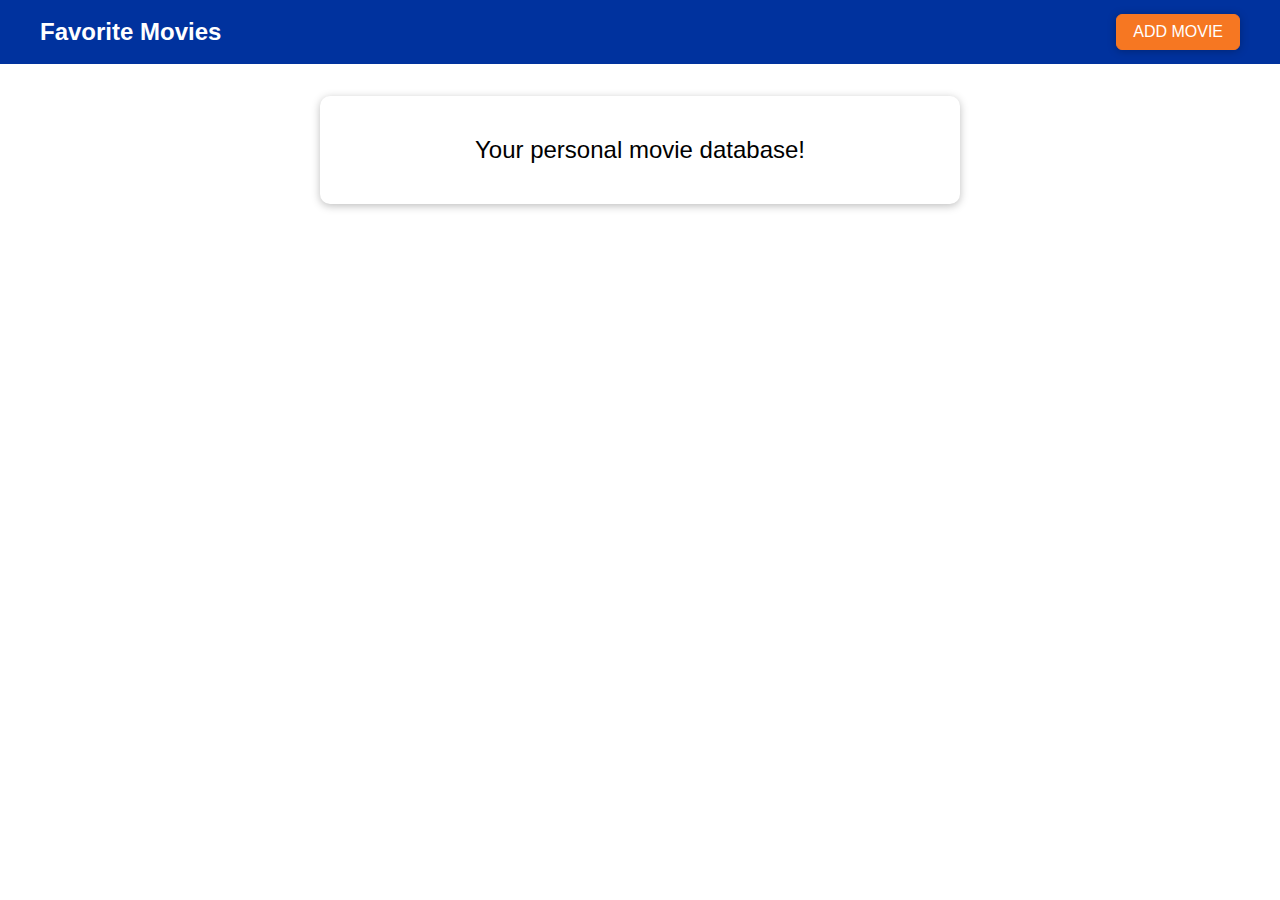
<file: favoriteMovies/index.html>
<!DOCTYPE html>
<html lang="en">
  <head>
    <meta charset="UTF-8" />
    <meta name="viewport" content="width=device-width, initial-scale=1.0" />
    <meta http-equiv="X-UA-Compatible" content="ie=edge" />
    <title>Favorite Movies</title>
    <link rel="stylesheet" href="assets/styles/app.css" />
    <script src="assets/scripts/app.js" defer></script>
  </head>
  <body>
    <div id="backdrop"></div>
    <div class="modal" id="add-modal">
      <div class="modal__content">
        <label for="title">Movie Title</label>
        <input type="text" name="title" id="title" />
        <label for="image-url">Image URL</label>
        <input type="text" name="image-url" id="image-url" />
        <label for="rating">Your Rating</label>
        <input
          type="number"
          step="1"
          max="5"
          min="1"
          name="rating"
          id="rating"
        />
      </div>
      <div class="modal__actions">
        <button class="btn btn--passive">Cancel</button>
        <button class="btn btn--success">Add</button>
      </div>
    </div>
    <div class="modal" id="delete-modal">
      <h2 class="modal__title">Are you sure?</h2>
      <p class="modal__content">
        Are you sure you want to delete this item? This action can't be made
        undone!
      </p>
      <div class="modal__actions">
        <button class="btn btn--passive">No (Cancel)</button>
        <button class="btn btn--danger">Yes</button>
      </div>
    </div>

    <header>
      <h1>Favorite Movies</h1>
      <button>ADD MOVIE</button>
    </header>

    <main>
      <section id="entry-text" class="card">
        <p>Your personal movie database!</p>
      </section>
      <ul id="movie-list"></ul>
    </main>
  </body>
</html>
</file>
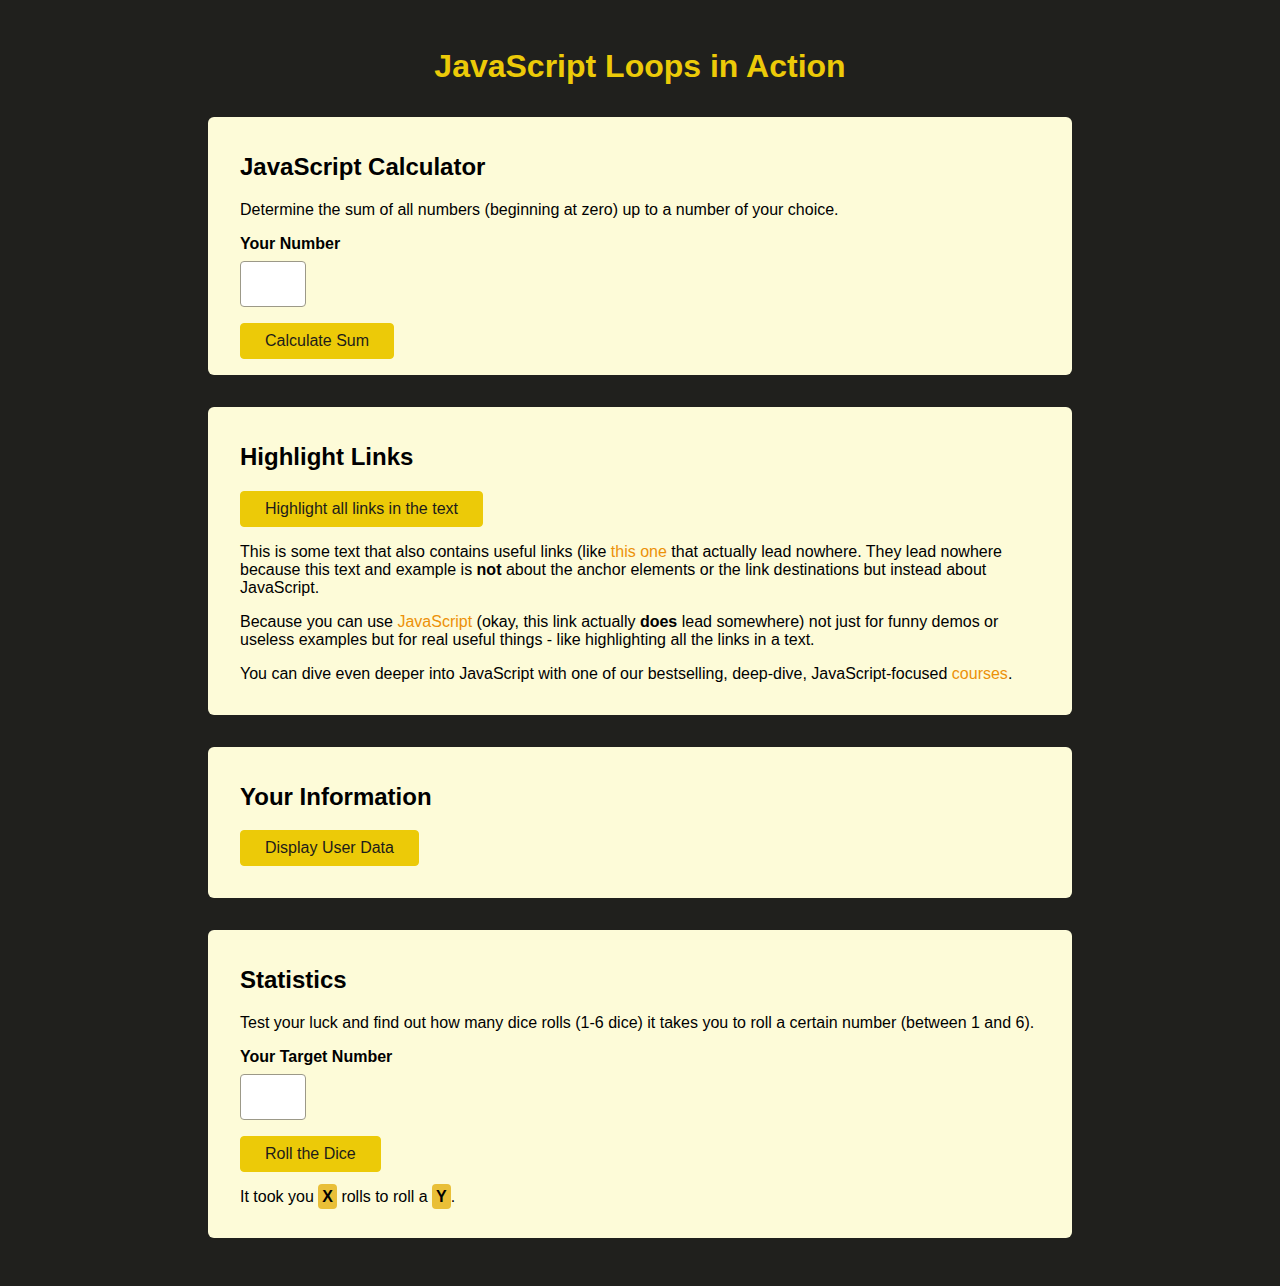
<file: loops-in-action/index.html>
<!DOCTYPE html>
<html lang="en">

<head>
  <meta charset="UTF-8">
  <meta http-equiv="X-UA-Compatible" content="IE=edge">
  <meta name="viewport" content="width=device-width, initial-scale=1.0">
  <title>JavaScript Loops</title>
  <link rel="stylesheet" href="styles.css">
  <script src="loops-in-action.js" defer></script>
</head>

<body>
  <h1>JavaScript Loops in Action</h1>
  <section id="calculator">
    <h2>JavaScript Calculator</h2>
    <p>Determine the sum of all numbers (beginning at zero) up to a number of your choice.</p>
    <div class="control">
      <label for="user-number">Your Number</label>
      <input type="number" id="user-number">
    </div>
    <button>Calculate Sum</button>
    <p id="calculated-sum" class="output"></p>
  </section>

  <section id="highlight-links">
    <h2>Highlight Links</h2>
    <button>Highlight all links in the text</button>
    <p>This is some text that also contains useful links (like <a href="">this one</a> that actually lead nowhere. They
      lead nowhere because this text and example is <strong>not</strong> about the anchor elements or the link
      destinations but instead about JavaScript.</p>
    <p>Because you can use <a href="https://developer.mozilla.org/en-US/docs/Web/JavaScript">JavaScript</a> (okay, this
      link actually <strong>does</strong> lead somewhere) not
      just for funny demos or useless examples but for real useful things - like highlighting all the links in a text.
    </p>
    <p>You can dive even deeper into JavaScript with one of our bestselling, deep-dive, JavaScript-focused <a
        href="https://academind.com/courses/">courses</a>.</p>
  </section>

  <section id="user-data">
    <h2>Your Information</h2>
    <button>Display User Data</button>
    <ul id="output-user-data"></ul>
  </section>

  <section id="statistics">
    <h2>Statistics</h2>
    <p>Test your luck and find out how many dice rolls (1-6 dice) it takes you to roll a certain number (between 1 and
      6).</p>
    <div class="control">
      <label for="user-target-number">Your Target Number</label>
      <input type="number" min="1" max="6" id="user-target-number">
    </div>
    <button>Roll the Dice</button>
    <ul id="dice-rolls"></ul>
    <p>It took you <span id="output-total-rolls" class="output">X</span> rolls to roll a <span id="output-target-number" class="output">Y</span>.</p>
  </section>
</body>

</html>
</file>
<file: favoriteMovies/assets/styles/app.css>
* {
  box-sizing: border-box;
}

html {
  font-family: sans-serif;
}

body {
  margin: 0;
}

button:focus {
  outline: none;
}

header {
  width: 100%;
  height: 4rem;
  display: flex;
  justify-content: space-between;
  align-items: center;
  padding: 0 2.5rem;
  background: #00329e;
}

header h1 {
  margin: 0;
  color: white;
  font-size: 1.5rem;
}

header button {
  font: inherit;
  padding: 0.5rem 1rem;
  background: #f67722;
  border: 1px solid #f67722;
  color: white;
  border-radius: 6px;
  box-shadow: 0 1px 8px rgba(0, 0, 0, 0.26);
  cursor: pointer;
}

header button:hover,
header button:active {
  background: #f3cc4b;
  border-color: #f3cc4b;
  color: #995200;
}

label {
  font-weight: bold;
  margin: 0.5rem 0;
  color: #464646;
}

input {
  font: inherit;
  border: 1px solid #ccc;
  padding: 0.4rem 0.2rem;
  color: #383838;
}

input:focus {
  outline: none;
  background: #fff1c4;
}

.btn {
  font: inherit;
  padding: 0.5rem 1.5rem;
  border: 1px solid #00329e;
  background: #00329e;
  color: white;
  border-radius: 6px;
  box-shadow: 0 1px 8px rgba(0, 0, 0, 0.26);
  cursor: pointer;
  margin: 0 0.5rem;
}

.btn:hover,
.btn:active {
  background: #f67722;
  border-color: #f67722;
}

.btn--passive {
  color: #00329e;
  background: transparent;
  border: none;
  box-shadow: none;
}

.btn--passive:hover,
.btn--passive:active {
  background: #aec6f8;
}

.btn--danger {
  background: #d30808;
  color: white;
  border-color: #d30808;
}

.btn--danger:hover,
.btn--danger:active {
  background: #ff3217;
  border-color: #ff3217;
}

.modal {
  position: fixed;
  z-index: 100;
  background: white;
  border-radius: 10px;
  width: 80%;
  top: 30vh;
  left: 10%;
  box-shadow: 0 2px 8px rgba(0, 0, 0, 0.26);
  display: none;
}

.modal.visible {
  display: block;
  animation: fade-slide-in 0.3s ease-out forwards;
}

.modal .modal__title {
  margin: 0;
  padding: 1rem;
  border-bottom: 1px solid #00329e;
  background: #00329e;
  color: white;
  border-radius: 10px 10px 0 0;
}

.modal .modal__content {
  padding: 1rem;
}

.modal .modal__actions {
  padding: 1rem;
  display: flex;
  justify-content: flex-end;
}

.movie-element {
  margin: 1rem 0;
  box-shadow: 0 2px 8px rgba(0, 0, 0, 0.26);
  border-radius: 10px;
  display: flex;
}

.movie-element h2,
.movie-element p {
  font-size: 1.25rem;
  margin: 0;
}

.movie-element h2 {
  color: #383838;
  margin-bottom: 1rem;
}

.movie-element p {
  color: white;
  display: inline;
  background: #f67722;
  padding: 0.25rem 1rem;
  border-radius: 15px;
}

.movie-element__image {
  flex: 1;
  border-radius: 10px 0 0 10px;
  overflow: hidden;
}

.movie-element__image img {
  height: 100%;
  width: 100%;
  object-fit: cover;
}

.movie-element__info {
  flex: 2;
  padding: 1rem;
}

.card {
  background: white;
  border-radius: 10px;
  box-shadow: 0 2px 8px rgba(0, 0, 0, 0.26);
}

#entry-text {
  width: 40rem;
  margin: 2rem auto;
  max-width: 80%;
  padding: 1rem;
}

#entry-text p {
  font-size: 1.5rem;
  text-align: center;
}

#movie-list {
  list-style: none;
  width: 40rem;
  max-width: 90%;
  margin: 1rem auto;
  padding: 0;
}

#backdrop {
  position: fixed;
  width: 100%;
  height: 100vh;
  top: 0;
  left: 0;
  background: rgba(0, 0, 0, 0.75);
  z-index: 10;
  pointer-events: none;
  display: none;
}

#backdrop.visible {
  display: block;
  pointer-events: all;
}

#add-modal .modal__content {
  display: flex;
  flex-direction: column;
}

@media (min-width: 768px) {
  .modal {
    width: 40rem;
    left: calc(50% - 20rem);
  }
}

@keyframes fade-slide-in {
  from {
    transform: translateY(-5rem);
  }
  to {
    transform: translateY(0);
  }
}
</file>
<file: loops-in-action/styles.css>
body {
  margin: 3rem;
  font-family: sans-serif;
  background-color: rgb(32, 32, 29);
}

h1 {
  text-align: center;
  color: rgb(236, 202, 8);
}

section {
  margin: 2rem auto;
  width: 95%;
  max-width: 50rem;
  padding: 1rem 2rem;
  border-radius: 6px;
  background-color: rgb(253, 251, 216);
}

button {
  font: inherit;
  cursor: pointer;
  background-color: rgb(236, 202, 8);
  border: 1px solid rgb(236, 202, 8);
  color: rgb(29, 28, 26);
  padding: 0.5rem 1.5rem;
  border-radius: 4px;
}

button:hover {
  background-color: rgb(236, 183, 8);
  border-color: rgb(236, 183, 8);
}

.control {
  margin: 1rem 0;
}

label, 
input {
  display: block;
}

label {
  font-weight: bold;
  margin-bottom: 0.5rem;
}

input {
  font: inherit;
  font-size: 1.5rem;
  border-radius: 4px;
  border: 1px solid rgb(156, 153, 136);
  width: 3rem;
  max-width: 100%;
  padding: 0.5rem;
  color: rgb(66, 63, 44);
}

input:focus {
  background-color: rgb(248, 239, 187);
}

a {
  text-decoration: none;
  color: rgb(236, 145, 8);
}

.output {
  font-weight: bold;
  background-color: rgb(233, 191, 55);
  padding: 0.25rem;
  border-radius: 4px;
}

a.highlight {
  background-color: rgb(63, 4, 141);
  padding: 0.25rem;
}

#calculated-sum {
  padding: 1rem;
  text-align: center;
  font-size: 3rem;
  display: none;
}
</file>
